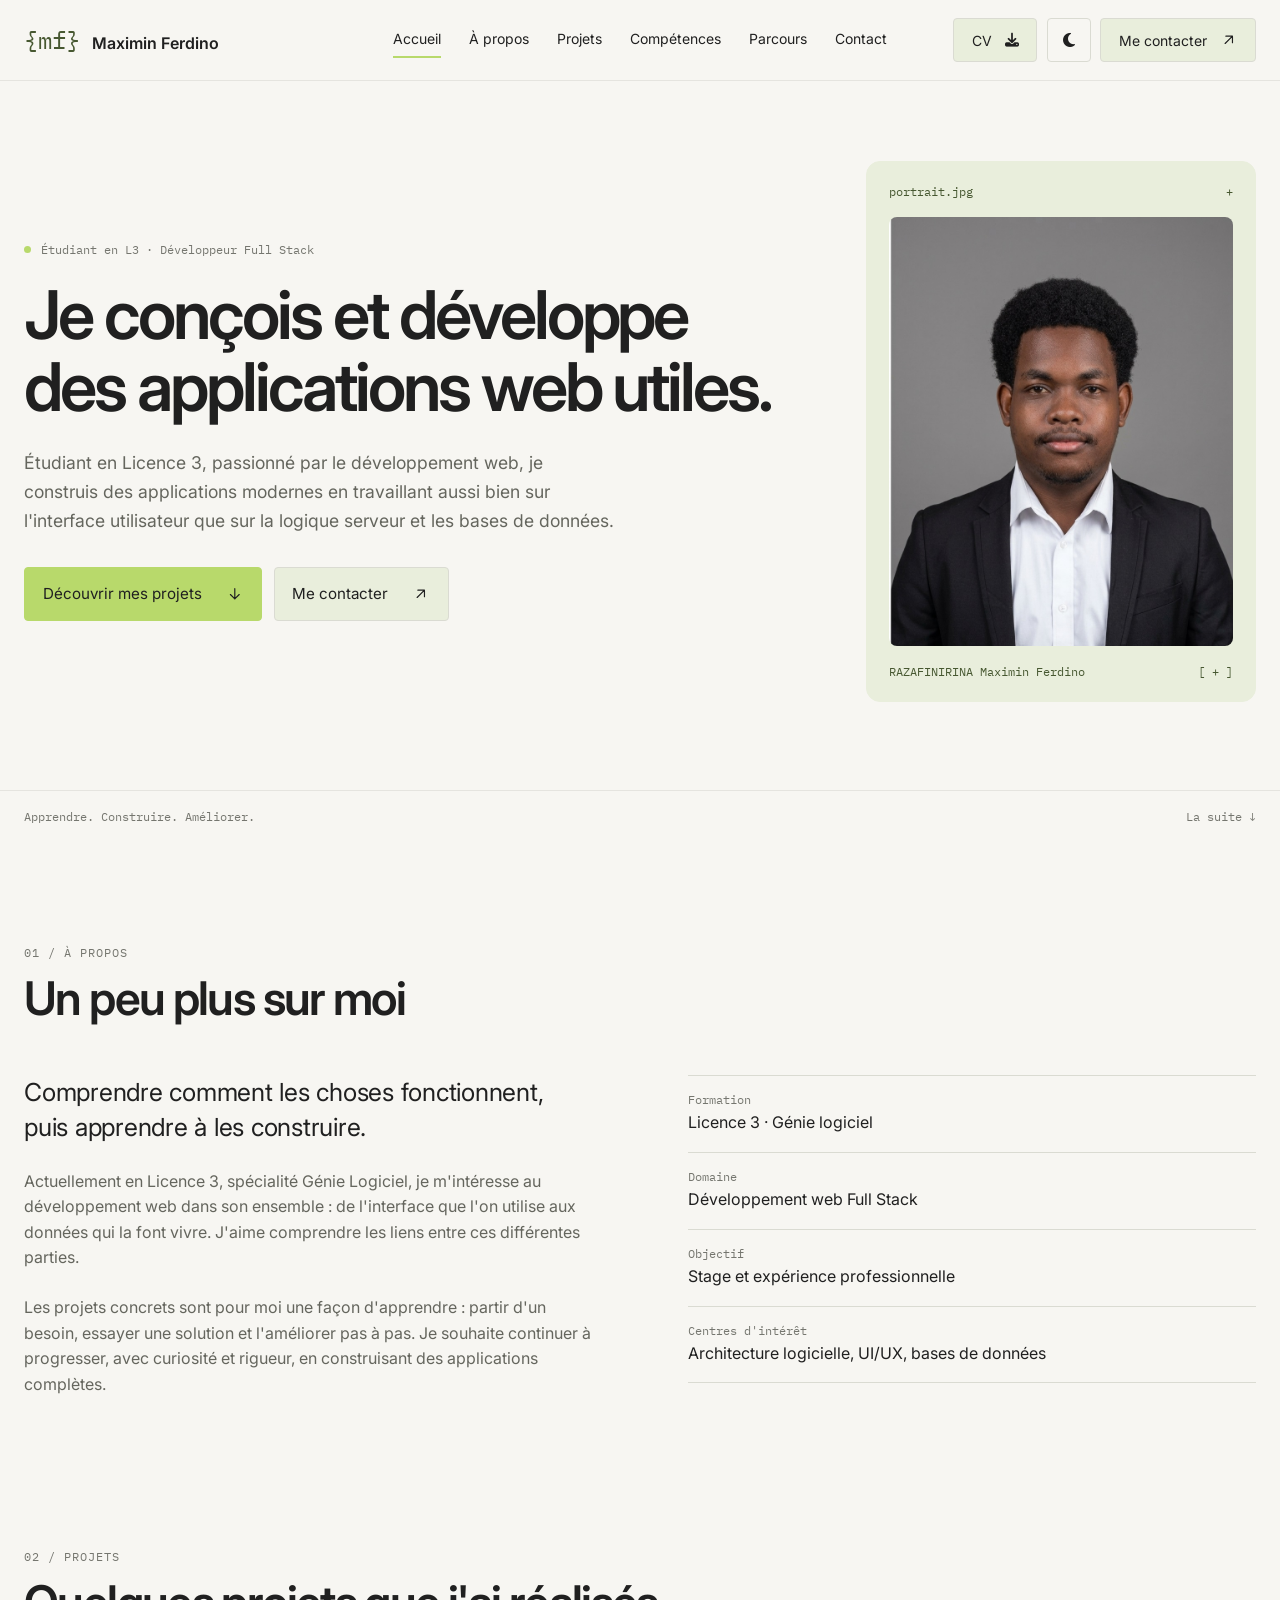
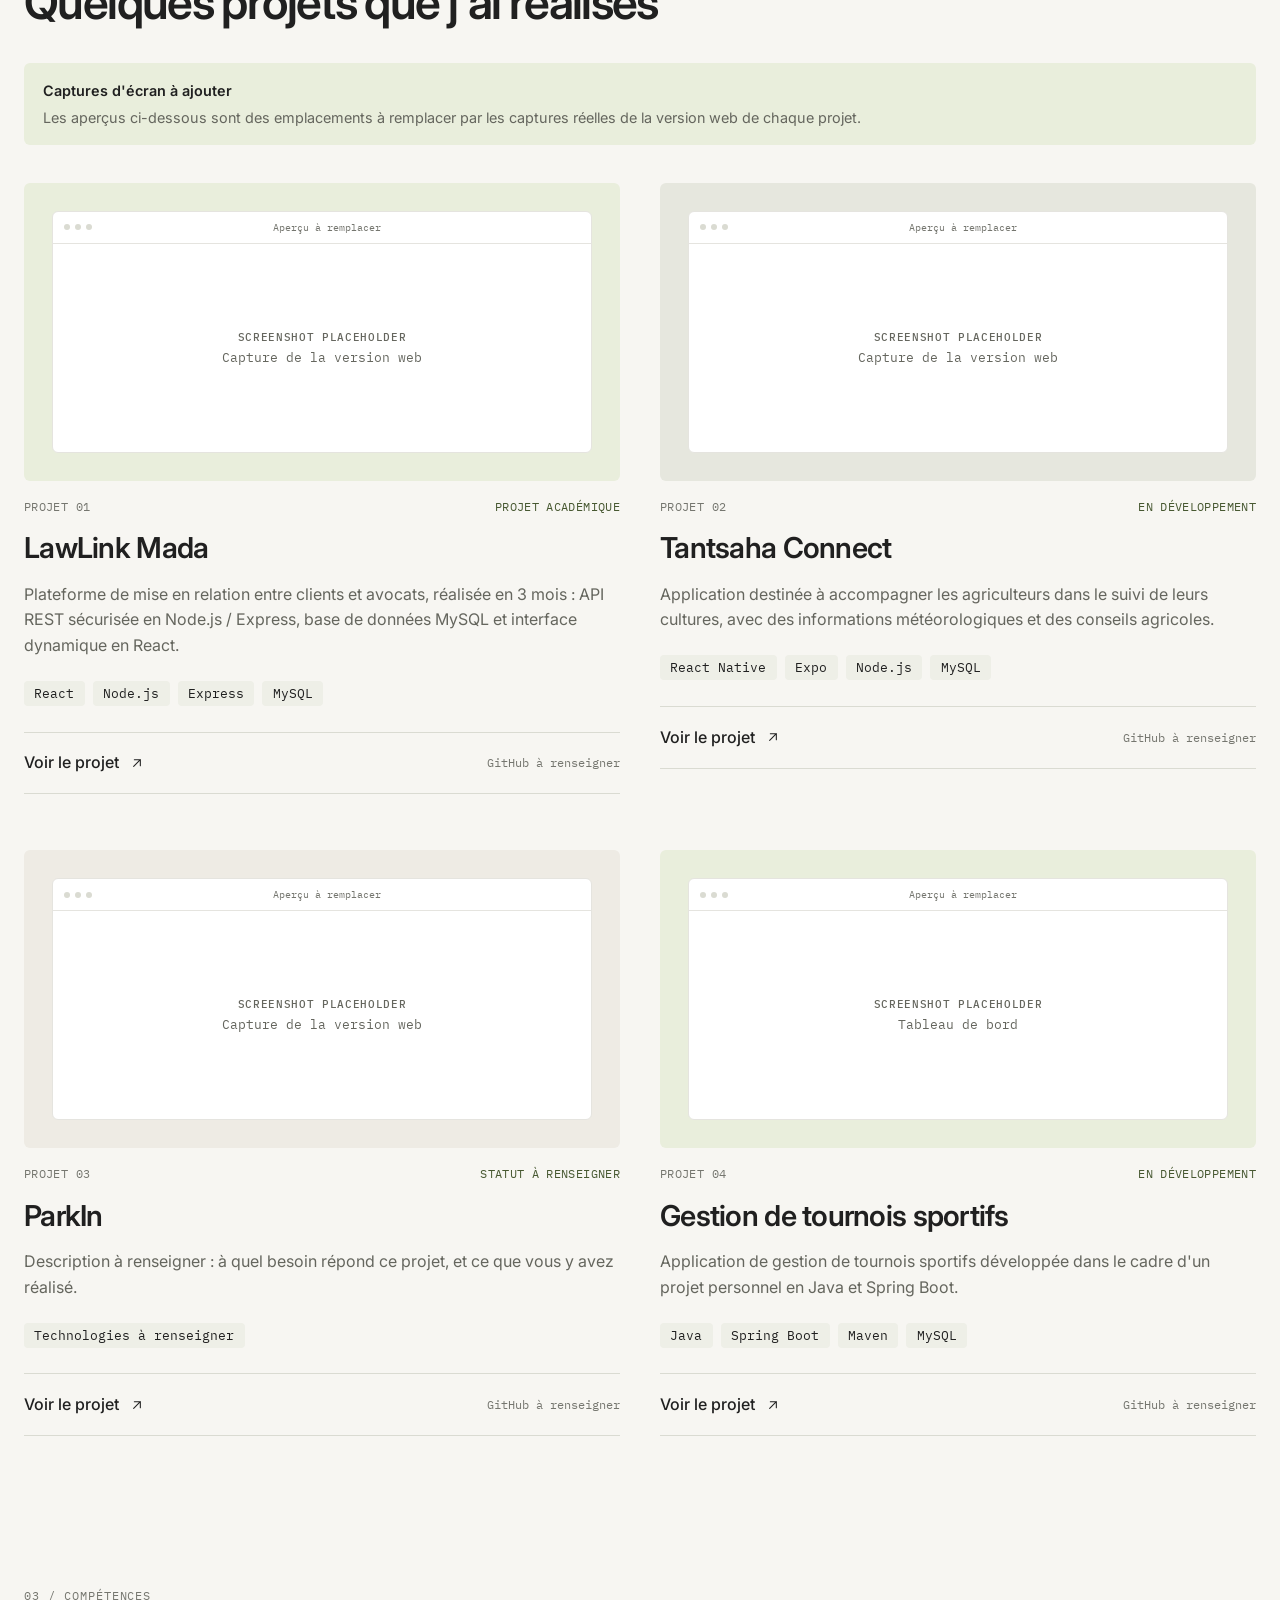
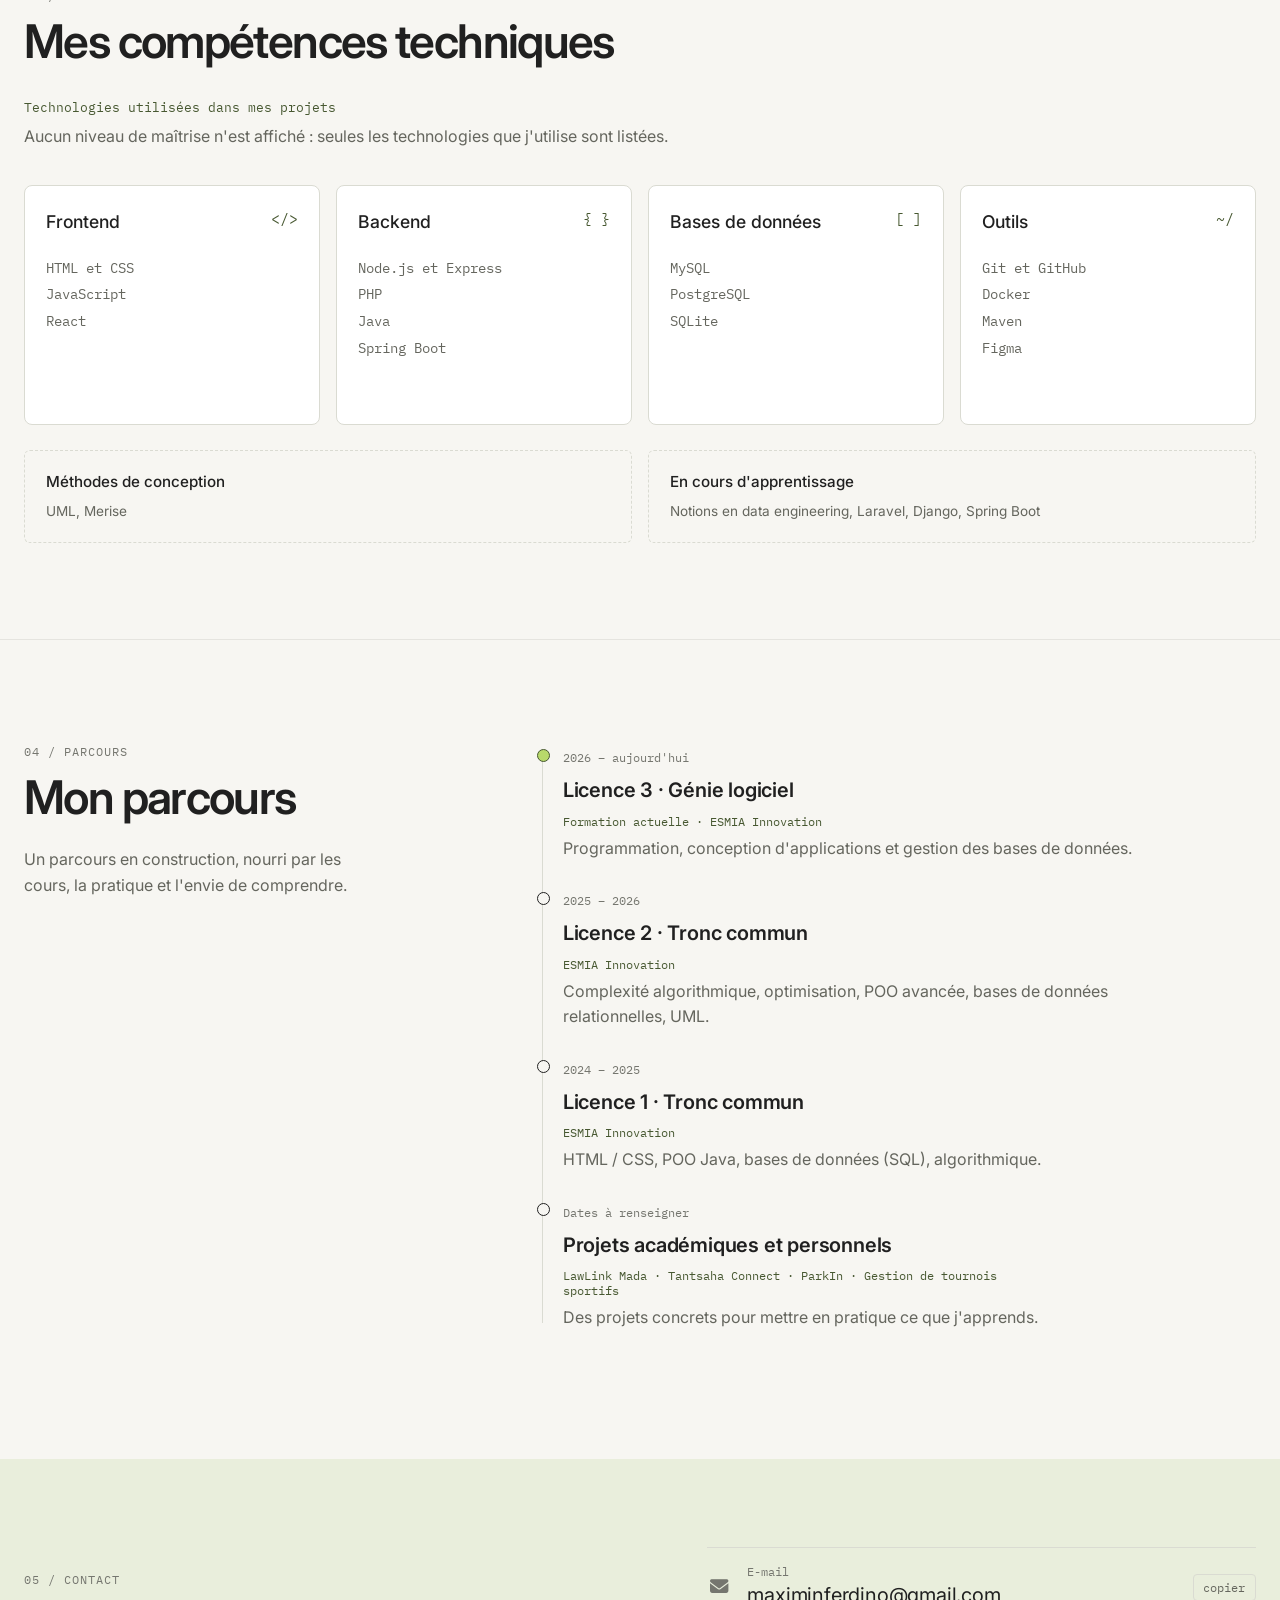
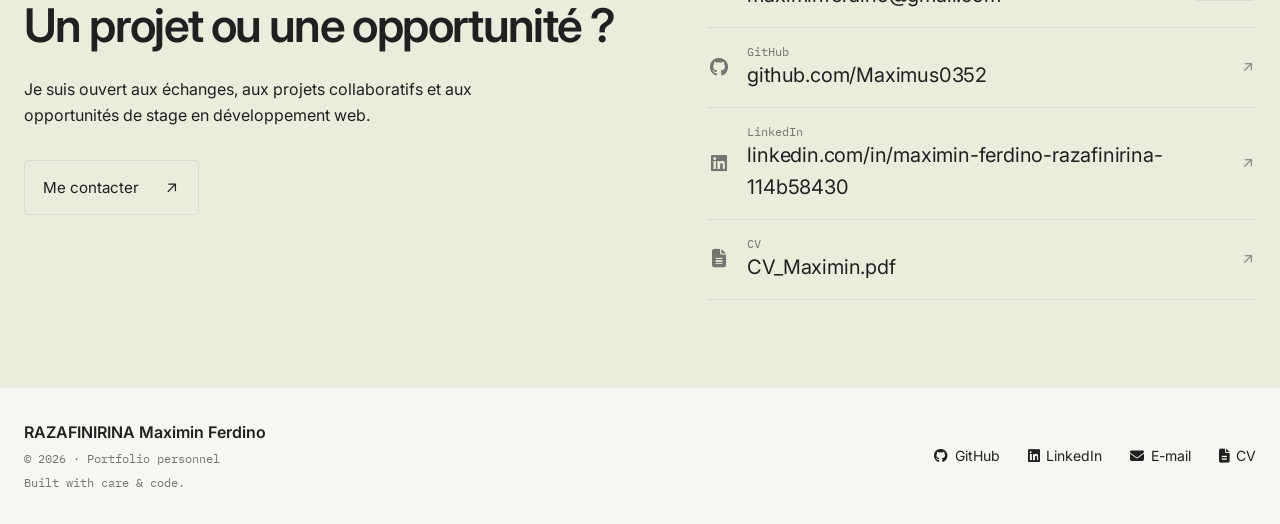
<file: index.html>
<!doctype html>
<html lang="fr">
<head>
  <meta charset="utf-8">
  <meta name="viewport" content="width=device-width, initial-scale=1">
  <title>Maximin Ferdino · Développeur Full Stack junior</title>

  <script>
    (function () {
      var theme = null;
      try { theme = localStorage.getItem("theme"); } catch (e) {}
      if (theme !== "light" && theme !== "dark") {
        theme = window.matchMedia("(prefers-color-scheme: light)").matches ? "light" : "dark";
      }
      document.documentElement.setAttribute("data-theme", theme);
    })();
  </script>

  <link rel="preconnect" href="https://fonts.googleapis.com">
  <link rel="preconnect" href="https://fonts.gstatic.com" crossorigin>
  <link href="https://fonts.googleapis.com/css2?family=Inter:wght@400;500;600&family=IBM+Plex+Mono:wght@400;500&display=swap" rel="stylesheet">
  <link rel="stylesheet" href="https://cdnjs.cloudflare.com/ajax/libs/font-awesome/6.7.2/css/all.min.css" crossorigin="anonymous" referrerpolicy="no-referrer">
  <link rel="stylesheet" href="css/style.css">
</head>
<body>

  <!-- Flèches réutilisées dans la page (ne pas modifier) -->
  <svg width="0" height="0" style="position:absolute" aria-hidden="true">
    <symbol id="i-haut-droite" viewBox="0 0 24 24"><path d="M7 17L17 7M8 7h9v9"/></symbol>
    <symbol id="i-bas" viewBox="0 0 24 24"><path d="M12 5v14M6 13l6 6 6-6"/></symbol>
  </svg>

  <!-- ============ NAVIGATION ============ -->
  <header class="nav">
    <div class="conteneur">
      <a class="logo" href="#accueil"><span>{mf}</span>Maximin Ferdino</a>

      <nav class="menu" id="menu" aria-label="Navigation principale">
        <a href="#accueil">Accueil</a>
        <a href="#a-propos">À propos</a>
        <a href="#projets">Projets</a>
        <a href="#competences">Compétences</a>
        <a href="#parcours">Parcours</a>
        <a href="#contact">Contact</a>
        <!-- Version mobile du bouton CV -->
        <a class="bouton bouton-cv" href="docs/CV_Maximin.pdf" target="_blank">Télécharger mon CV <i class="fa-solid fa-download" aria-hidden="true"></i></a>
      </nav>

      <div class="nav-actions">
        <a class="bouton bouton-cv" href="docs/CV_Maximin.pdf" target="_blank" title="Télécharger mon CV" aria-label="Télécharger mon CV">CV <i class="fa-solid fa-download" aria-hidden="true"></i></a>

        <button class="bouton-icone" id="theme" type="button" aria-label="Changer de thème" title="Changer de thème">
          <i class="fa-solid fa-sun icone-soleil" aria-hidden="true"></i>
          <i class="fa-solid fa-moon icone-lune" aria-hidden="true"></i>
        </button>

        <a class="bouton bouton-contact" href="#contact">Me contacter <svg class="fleche" aria-hidden="true"><use href="#i-haut-droite"/></svg></a>

        <button class="bouton-icone burger" id="burger" type="button" aria-label="Ouvrir le menu" aria-expanded="false">
          <i class="fa-solid fa-bars" aria-hidden="true"></i>
        </button>
      </div>
    </div>
  </header>

  <main>

    <!-- ============ ACCUEIL ============ -->
    <section class="conteneur hero" id="accueil">
      <div>
        <p class="sur-titre">Étudiant en L3 · Développeur Full Stack</p>
        <h1>Je conçois et développe des applications web utiles.</h1>
        <p class="hero-texte">Étudiant en Licence 3, passionné par le développement web, je construis des applications modernes en travaillant aussi bien sur l'interface utilisateur que sur la logique serveur et les bases de données.</p>
        <div class="hero-boutons">
          <a class="bouton bouton-principal" href="#projets">Découvrir mes projets <svg class="fleche" aria-hidden="true"><use href="#i-bas"/></svg></a>
          <a class="bouton" href="#contact">Me contacter <svg class="fleche" aria-hidden="true"><use href="#i-haut-droite"/></svg></a>
        </div>
      </div>

      <div class="photo-carte">
        <div class="photo-ligne"><span>portrait.jpg</span><span>+</span></div>
        <div class="photo-cadre">
          <img src="images/Photo.jpeg" alt="Portrait de Maximin Ferdino">
        </div>
        <div class="photo-ligne"><span>RAZAFINIRINA Maximin Ferdino</span><span>[ + ]</span></div>
      </div>
    </section>

    <div class="bande">
      <div class="conteneur">
        <span>Apprendre. Construire. Améliorer.</span>
        <a href="#a-propos">La suite ↓</a>
      </div>
    </div>

    <!-- ============ À PROPOS ============ -->
    <section class="conteneur section" id="a-propos">
      <p class="etiquette-section">01 / À propos</p>
      <h2 class="section-titre">Un peu plus sur moi</h2>

      <div class="apropos">
        <div>
          <p class="apropos-lead">Comprendre comment les choses fonctionnent, puis apprendre à les construire.</p>
          <p class="apropos-texte">Actuellement en Licence 3, spécialité Génie Logiciel, je m'intéresse au développement web dans son ensemble : de l'interface que l'on utilise aux données qui la font vivre. J'aime comprendre les liens entre ces différentes parties.</p>
          <p class="apropos-texte">Les projets concrets sont pour moi une façon d'apprendre : partir d'un besoin, essayer une solution et l'améliorer pas à pas. Je souhaite continuer à progresser, avec curiosité et rigueur, en construisant des applications complètes.</p>
        </div>

        <dl class="infos">
          <div><dt>Formation</dt><dd>Licence 3 · Génie logiciel</dd></div>
          <div><dt>Domaine</dt><dd>Développement web Full Stack</dd></div>
          <div><dt>Objectif</dt><dd>Stage et expérience professionnelle</dd></div>
          <div><dt>Centres d'intérêt</dt><dd>Architecture logicielle, UI/UX, bases de données</dd></div>
        </dl>
      </div>
    </section>

    <!-- ============ PROJETS ============ -->
    <section class="conteneur section" id="projets">
      <p class="etiquette-section">02 / Projets</p>
      <h2 class="section-titre">Quelques projets que j'ai réalisés</h2>

      <p class="note">
        <strong>Captures d'écran à ajouter</strong>
        Les aperçus ci-dessous sont des emplacements à remplacer par les captures réelles de la version web de chaque projet.
      </p>

      <div class="projets">

        <article class="projet">
          <div class="tuile">
            <div class="fenetre">
              <div class="fenetre-barre"><i></i><i></i><i></i><span>Aperçu à remplacer</span></div>
              <div class="fenetre-corps"><strong>Screenshot placeholder</strong>Capture de la version web</div>
            </div>
          </div>
          <div class="projet-meta"><span>Projet 01</span><span>Projet académique</span></div>
          <h3>LawLink Mada</h3>
          <p class="projet-texte">Plateforme de mise en relation entre clients et avocats, réalisée en 3 mois : API REST sécurisée en Node.js / Express, base de données MySQL et interface dynamique en React.</p>
          <div class="etiquettes">
            <span class="etiquette">React</span><span class="etiquette">Node.js</span><span class="etiquette">Express</span><span class="etiquette">MySQL</span>
          </div>
          <div class="projet-pied">
            <a href="projet.html#lawlink-mada">Voir le projet <svg class="fleche" aria-hidden="true"><use href="#i-haut-droite"/></svg></a>
            <span class="mono">GitHub à renseigner</span>
          </div>
        </article>

        <article class="projet">
          <div class="tuile">
            <div class="fenetre">
              <div class="fenetre-barre"><i></i><i></i><i></i><span>Aperçu à remplacer</span></div>
              <div class="fenetre-corps"><strong>Screenshot placeholder</strong>Capture de la version web</div>
            </div>
          </div>
          <div class="projet-meta"><span>Projet 02</span><span>En développement</span></div>
          <h3>Tantsaha Connect</h3>
          <p class="projet-texte">Application destinée à accompagner les agriculteurs dans le suivi de leurs cultures, avec des informations météorologiques et des conseils agricoles.</p>
          <div class="etiquettes">
            <span class="etiquette">React Native</span><span class="etiquette">Expo</span><span class="etiquette">Node.js</span><span class="etiquette">MySQL</span>
          </div>
          <div class="projet-pied">
            <a href="projet.html#tantsaha-connect">Voir le projet <svg class="fleche" aria-hidden="true"><use href="#i-haut-droite"/></svg></a>
            <span class="mono">GitHub à renseigner</span>
          </div>
        </article>

        <article class="projet">
          <div class="tuile">
            <div class="fenetre">
              <div class="fenetre-barre"><i></i><i></i><i></i><span>Aperçu à remplacer</span></div>
              <div class="fenetre-corps"><strong>Screenshot placeholder</strong>Capture de la version web</div>
            </div>
          </div>
          <div class="projet-meta"><span>Projet 03</span><span>Statut à renseigner</span></div>
          <h3>ParkIn</h3>
          <p class="projet-texte">Description à renseigner : à quel besoin répond ce projet, et ce que vous y avez réalisé.</p>
          <div class="etiquettes">
            <span class="etiquette">Technologies à renseigner</span>
          </div>
          <div class="projet-pied">
            <a href="projet.html#parkin">Voir le projet <svg class="fleche" aria-hidden="true"><use href="#i-haut-droite"/></svg></a>
            <span class="mono">GitHub à renseigner</span>
          </div>
        </article>

        <article class="projet">
          <div class="tuile">
            <div class="fenetre">
              <div class="fenetre-barre"><i></i><i></i><i></i><span>Aperçu à remplacer</span></div>
              <div class="fenetre-corps"><strong>Screenshot placeholder</strong>Tableau de bord</div>
            </div>
          </div>
          <div class="projet-meta"><span>Projet 04</span><span>En développement</span></div>
          <h3>Gestion de tournois sportifs</h3>
          <p class="projet-texte">Application de gestion de tournois sportifs développée dans le cadre d'un projet personnel en Java et Spring Boot.</p>
          <div class="etiquettes">
            <span class="etiquette">Java</span><span class="etiquette">Spring Boot</span><span class="etiquette">Maven</span><span class="etiquette">MySQL</span>
          </div>
          <div class="projet-pied">
            <a href="projet.html#gestion-tournois">Voir le projet <svg class="fleche" aria-hidden="true"><use href="#i-haut-droite"/></svg></a>
            <span class="mono">GitHub à renseigner</span>
          </div>
        </article>

      </div>
    </section>

    <!-- ============ COMPÉTENCES ============ -->
    <section class="conteneur section" id="competences">
      <p class="etiquette-section">03 / Compétences</p>
      <h2 class="section-titre">Mes compétences techniques</h2>

      <p class="intro-competences">Technologies utilisées dans mes projets</p>
      <p class="texte-intro">Aucun niveau de maîtrise n'est affiché : seules les technologies que j'utilise sont listées.</p>

      <div class="pile">
        <div class="pile-groupe">
          <h3>Frontend <span>&lt;/&gt;</span></h3>
          <ul><li>HTML et CSS</li><li>JavaScript</li><li>React</li></ul>
        </div>
        <div class="pile-groupe">
          <h3>Backend <span>{ }</span></h3>
          <ul><li>Node.js et Express</li><li>PHP</li><li>Java</li><li>Spring Boot</li></ul>
        </div>
        <div class="pile-groupe">
          <h3>Bases de données <span>[ ]</span></h3>
          <ul><li>MySQL</li><li>PostgreSQL</li><li>SQLite</li></ul>
        </div>
        <div class="pile-groupe">
          <h3>Outils <span>~/</span></h3>
          <ul><li>Git et GitHub</li><li>Docker</li><li>Maven</li><li>Figma</li></ul>
        </div>
      </div>

      <div class="pile-bas">
        <div class="pile-vide">
          <h3>Méthodes de conception</h3>
          <p>UML, Merise</p>
        </div>
        <div class="pile-vide">
          <h3>En cours d'apprentissage</h3>
          <p>Notions en data engineering, Laravel, Django, Spring Boot</p>
        </div>
      </div>
    </section>

    <!-- ============ PARCOURS ============ -->
    <section class="section parcours-section" id="parcours">
      <div class="conteneur parcours-grille">
        <div>
          <p class="etiquette-section">04 / Parcours</p>
          <h2 class="section-titre">Mon parcours</h2>
          <p class="parcours-intro">Un parcours en construction, nourri par les cours, la pratique et l'envie de comprendre.</p>
        </div>

        <ul class="parcours">
          <li class="en-cours">
            <span class="date">2026 – aujourd'hui</span>
            <h3>Licence 3 · Génie logiciel</h3>
            <p class="detail">Formation actuelle · ESMIA Innovation</p>
            <p>Programmation, conception d'applications et gestion des bases de données.</p>
          </li>
          <li>
            <span class="date">2025 – 2026</span>
            <h3>Licence 2 · Tronc commun</h3>
            <p class="detail">ESMIA Innovation</p>
            <p>Complexité algorithmique, optimisation, POO avancée, bases de données relationnelles, UML.</p>
          </li>
          <li>
            <span class="date">2024 – 2025</span>
            <h3>Licence 1 · Tronc commun</h3>
            <p class="detail">ESMIA Innovation</p>
            <p>HTML / CSS, POO Java, bases de données (SQL), algorithmique.</p>
          </li>
          <li>
            <span class="date">Dates à renseigner</span>
            <h3>Projets académiques et personnels</h3>
            <p class="detail">LawLink Mada · Tantsaha Connect · ParkIn · Gestion de tournois sportifs</p>
            <p>Des projets concrets pour mettre en pratique ce que j'apprends.</p>
          </li>
        </ul>
      </div>
    </section>

    <!-- ============ CONTACT ============ -->
    <section class="contact" id="contact">
      <div class="conteneur contact-grille">
        <div>
          <p class="etiquette-section">05 / Contact</p>
          <h2 class="section-titre">Un projet ou une opportunité ?</h2>
          <p>Je suis ouvert aux échanges, aux projets collaboratifs et aux opportunités de stage en développement web.</p>
          <a class="bouton" href="mailto:maximinferdino@gmail.com">Me contacter <svg class="fleche" aria-hidden="true"><use href="#i-haut-droite"/></svg></a>
        </div>

        <ul class="liens">
          <li>
            <i class="fa-solid fa-envelope icone-lien" aria-hidden="true"></i>
            <div class="corps">
              <span class="etiquette-lien">E-mail</span>
              <a id="email" href="mailto:maximinferdino@gmail.com">maximinferdino@gmail.com</a>
            </div>
            <button id="copier-email" type="button">copier</button>
          </li>
          <li>
            <i class="fa-brands fa-github icone-lien" aria-hidden="true"></i>
            <div class="corps">
              <span class="etiquette-lien">GitHub</span>
              <a href="https://github.com/Maximus0352" target="_blank" rel="noopener">github.com/Maximus0352</a>
            </div>
            <svg class="fleche" aria-hidden="true"><use href="#i-haut-droite"/></svg>
          </li>
          <li>
            <i class="fa-brands fa-linkedin icone-lien" aria-hidden="true"></i>
            <div class="corps">
              <span class="etiquette-lien">LinkedIn</span>
              <a href="https://www.linkedin.com/in/maximin-ferdino-razafinirina-114b58430" target="_blank" rel="noopener">linkedin.com/in/maximin-ferdino-razafinirina-114b58430</a>
            </div>
            <svg class="fleche" aria-hidden="true"><use href="#i-haut-droite"/></svg>
          </li>
          <li>
            <i class="fa-solid fa-file-lines icone-lien" aria-hidden="true"></i>
            <div class="corps">
              <span class="etiquette-lien">CV</span>
              <a href="docs/CV_Maximin.pdf" target="_blank">CV_Maximin.pdf</a>
            </div>
            <svg class="fleche" aria-hidden="true"><use href="#i-haut-droite"/></svg>
          </li>
        </ul>
      </div>
    </section>

  </main>

  <!-- ============ PIED DE PAGE ============ -->
  <footer class="pied">
    <div class="conteneur">
      <div>
        <strong>RAZAFINIRINA Maximin Ferdino</strong>
        <span class="mono">© <span id="annee"></span> · Portfolio personnel</span>
        <span class="mono">Built with care &amp; code.</span>
      </div>
      <nav aria-label="Liens professionnels">
        <a href="https://github.com/Maximus0352" target="_blank" rel="noopener"><i class="fa-brands fa-github" aria-hidden="true"></i>GitHub</a>
        <a href="https://www.linkedin.com/in/maximin-ferdino-razafinirina-114b58430" target="_blank" rel="noopener"><i class="fa-brands fa-linkedin" aria-hidden="true"></i>LinkedIn</a>
        <a href="mailto:maximinferdino@gmail.com"><i class="fa-solid fa-envelope" aria-hidden="true"></i>E-mail</a>
        <a href="docs/CV_Maximin.pdf" target="_blank"><i class="fa-solid fa-file-lines" aria-hidden="true"></i>CV</a>
      </nav>
    </div>
  </footer>

  <script src="js/script.js"></script>
</body>
</html>
</file>
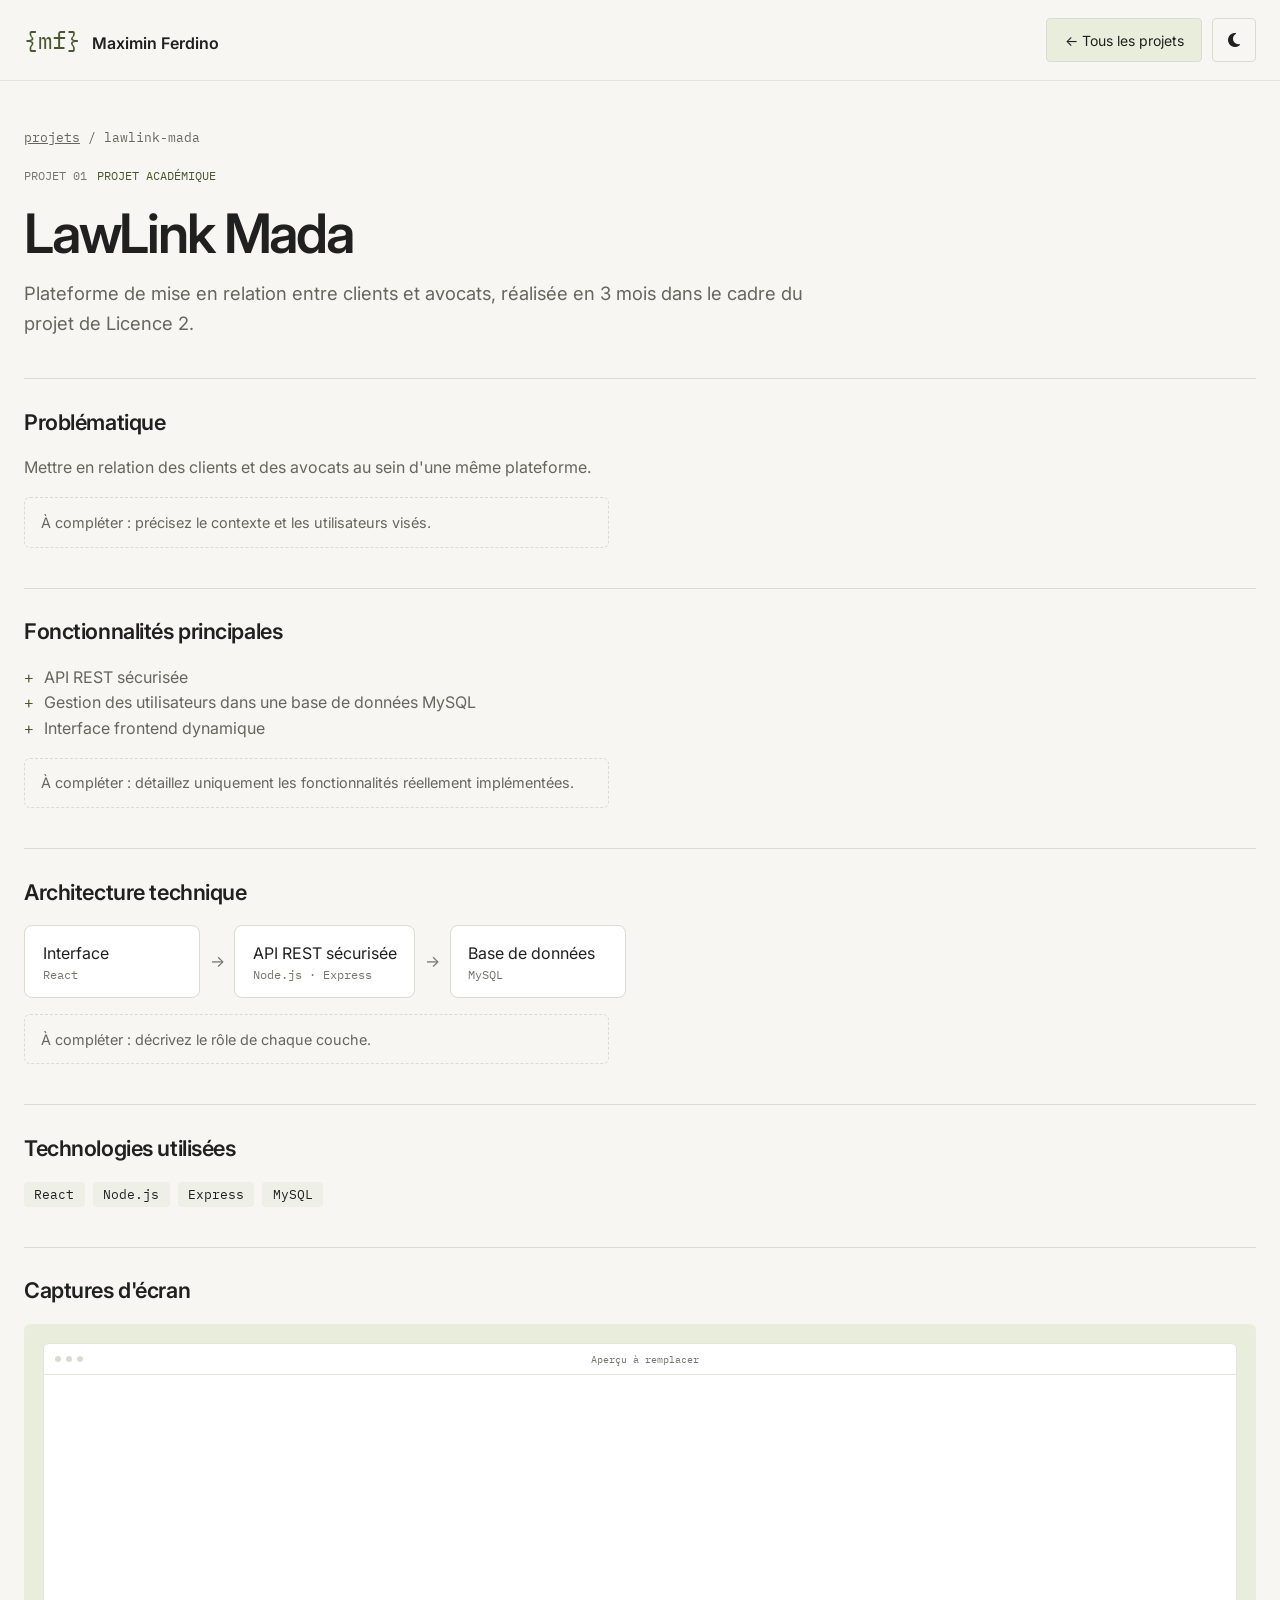
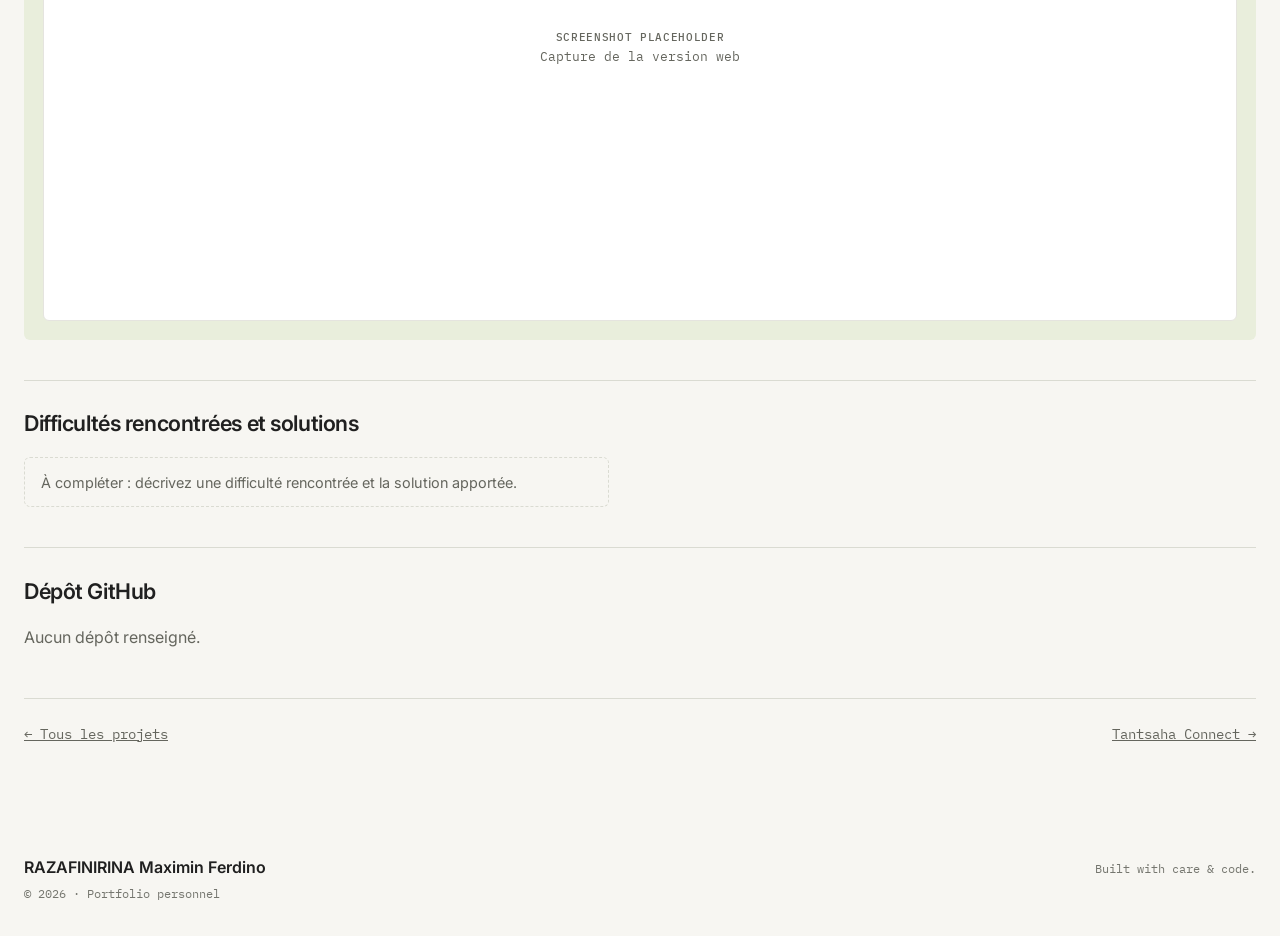
<file: projet.html>
<!doctype html>
<html lang="fr">

<head>
  <meta charset="utf-8">
  <meta name="viewport" content="width=device-width, initial-scale=1">
  <title>Détail du projet · Maximin Ferdino</title>

  <!-- Applique le thème enregistré avant l'affichage de la page (évite un clignotement) -->
  <script>
    (function () {
      var theme = null;
      try { theme = localStorage.getItem("theme"); } catch (e) { }
      if (theme !== "light" && theme !== "dark") {
        theme = window.matchMedia("(prefers-color-scheme: light)").matches ? "light" : "dark";
      }
      document.documentElement.setAttribute("data-theme", theme);
    })();
  </script>

  <link rel="preconnect" href="https://fonts.googleapis.com">
  <link rel="preconnect" href="https://fonts.gstatic.com" crossorigin>
  <link
    href="https://fonts.googleapis.com/css2?family=Inter:wght@400;500;600&family=IBM+Plex+Mono:wght@400;500&display=swap"
    rel="stylesheet">
  <link rel="stylesheet" href="https://cdnjs.cloudflare.com/ajax/libs/font-awesome/6.7.2/css/all.min.css"
    crossorigin="anonymous" referrerpolicy="no-referrer">
  <link rel="stylesheet" href="css/style.css">
</head>

<body>

  <header class="nav">
    <div class="conteneur">
      <a class="logo" href="index.html"><span>{mf}</span>Maximin Ferdino</a>
      <span></span>

      <div class="nav-actions">
        <a class="bouton" href="index.html#projets">← Tous les projets</a>

        <!-- Bouton mode sombre / mode clair -->
        <button class="bouton-icone" id="theme" type="button" aria-label="Changer de thème" title="Changer de thème">
          <i class="fa-solid fa-sun icone-soleil" aria-hidden="true"></i>
          <i class="fa-solid fa-moon icone-lune" aria-hidden="true"></i>
        </button>
      </div>
    </div>
  </header>

  <main class="conteneur">

    <!-- ============ FICHE 1 : LawLink Mada ============ -->
    <article class="fiche" id="lawlink-mada">
      <p class="fil"><a href="index.html#projets">projets</a> / lawlink-mada</p>
      <p><span class="numero">PROJET 01</span><span class="statut">Projet académique</span></p>
      <h1>LawLink Mada</h1>
      <p class="intro">Plateforme de mise en relation entre clients et avocats, réalisée en 3 mois dans le cadre du
        projet de Licence 2.</p>

      <h2>Problématique</h2>
      <p>Mettre en relation des clients et des avocats au sein d'une même plateforme.</p>
      <p class="a-completer">À compléter : précisez le contexte et les utilisateurs visés.</p>

      <h2>Fonctionnalités principales</h2>
      <ul>
        <li>API REST sécurisée</li>
        <li>Gestion des utilisateurs dans une base de données MySQL</li>
        <li>Interface frontend dynamique</li>
      </ul>
      <p class="a-completer">À compléter : détaillez uniquement les fonctionnalités réellement implémentées.</p>

      <h2>Architecture technique</h2>
      <div class="schema">
        <div>Interface<span>React</span></div>
        →
        <div>API REST sécurisée<span>Node.js · Express</span></div>
        →
        <div>Base de données<span>MySQL</span></div>
      </div>
      <p class="a-completer">À compléter : décrivez le rôle de chaque couche.</p>

      <h2>Technologies utilisées</h2>
      <div class="etiquettes">
        <span class="etiquette">React</span><span class="etiquette">Node.js</span><span
          class="etiquette">Express</span><span class="etiquette">MySQL</span>
      </div>

      <h2>Captures d'écran</h2>
      <div class="captures-grille">
        <div class="tuile">
          <div class="fenetre">
            <div class="fenetre-barre"><i></i><i></i><i></i><span>Aperçu à remplacer</span></div>
            <div class="fenetre-corps"><strong>Screenshot placeholder</strong>Capture de la version web</div>
          </div>
        </div>
      </div>

      <h2>Difficultés rencontrées et solutions</h2>
      <p class="a-completer">À compléter : décrivez une difficulté rencontrée et la solution apportée.</p>

      <h2>Dépôt GitHub</h2>
      <p>Aucun dépôt renseigné. <!-- Ajoutez : <a href="https://github.com/...">lien</a> --></p>

      <div class="navigation-projets">
        <a href="index.html#projets">← Tous les projets</a>
        <a href="#tantsaha-connect">Tantsaha Connect →</a>
      </div>
    </article>

    <!-- ============ FICHE 2 : Tantsaha Connect ============ -->
    <article class="fiche" id="tantsaha-connect">
      <p class="fil"><a href="index.html#projets">projets</a> / tantsaha-connect</p>
      <p><span class="numero">PROJET 02</span><span class="statut">En développement</span></p>
      <h1>Tantsaha Connect</h1>
      <p class="intro">Application destinée à accompagner les agriculteurs dans le suivi de leurs cultures, avec des
        informations météorologiques et des conseils agricoles.</p>

      <h2>Problématique</h2>
      <p>Les agriculteurs ont besoin de suivre leurs cultures et d'accéder aux informations météorologiques et aux
        conseils agricoles au même endroit.</p>
      <p class="a-completer">À compléter : précisez le contexte et les utilisateurs visés.</p>

      <h2>Fonctionnalités principales</h2>
      <ul>
        <li>Suivi des cultures</li>
        <li>Informations météorologiques</li>
        <li>Conseils agricoles</li>
      </ul>
      <p class="a-completer">À compléter : ne listez que les fonctionnalités réellement implémentées.</p>

      <h2>Architecture technique</h2>
      <div class="schema">
        <div>Application<span>React Native · Expo</span></div>
        →
        <div>Serveur<span>Node.js</span></div>
        →
        <div>Base de données<span>MySQL</span></div>
      </div>
      <p class="a-completer">À compléter : décrivez le rôle de chaque couche.</p>

      <h2>Technologies utilisées</h2>
      <div class="etiquettes">
        <span class="etiquette">React Native</span><span class="etiquette">Expo</span><span
          class="etiquette">Node.js</span><span class="etiquette">MySQL</span>
      </div>

      <h2>Captures d'écran</h2>
      <div class="captures-grille">
        <div class="tuile">
          <div class="fenetre">
            <div class="fenetre-barre"><i></i><i></i><i></i><span>Aperçu à remplacer</span></div>
            <div class="fenetre-corps"><strong>Screenshot placeholder</strong>Capture de la version web</div>
          </div>
        </div>
      </div>

      <h2>Difficultés rencontrées et solutions</h2>
      <p class="a-completer">À compléter : décrivez une difficulté rencontrée et la solution apportée.</p>

      <h2>Dépôt GitHub</h2>
      <p>Aucun dépôt renseigné.</p>

      <div class="navigation-projets">
        <a href="#lawlink-mada">← LawLink Mada</a>
        <a href="#parkin">ParkIn →</a>
      </div>
    </article>

    <!-- ============ FICHE 3 : ParkIn ============ -->
    <article class="fiche" id="parkin">
      <p class="fil"><a href="index.html#projets">projets</a> / parkin</p>
      <p><span class="numero">PROJET 03</span><span class="statut">Statut à renseigner</span></p>
      <h1>ParkIn</h1>
      <p class="intro a-completer">À compléter : en une ou deux phrases, ce que fait ParkIn.</p>

      <h2>Problématique</h2>
      <p class="a-completer">À compléter : le besoin auquel répond le projet.</p>

      <h2>Fonctionnalités principales</h2>
      <p class="a-completer">À compléter : ne listez que les fonctionnalités réellement implémentées.</p>

      <h2>Architecture technique</h2>
      <p class="a-completer">À compléter : décrivez les couches du projet (interface, serveur, base de données…).</p>

      <h2>Technologies utilisées</h2>
      <div class="etiquettes">
        <span class="etiquette">Technologies à renseigner</span>
      </div>

      <h2>Captures d'écran</h2>
      <div class="captures-grille">
        <div class="tuile">
          <div class="fenetre">
            <div class="fenetre-barre"><i></i><i></i><i></i><span>Aperçu à remplacer</span></div>
            <div class="fenetre-corps"><strong>Screenshot placeholder</strong>Capture de la version web</div>
          </div>
        </div>
      </div>

      <h2>Difficultés rencontrées et solutions</h2>
      <p class="a-completer">À compléter : décrivez une difficulté rencontrée et la solution apportée.</p>

      <h2>Dépôt GitHub</h2>
      <p>Aucun dépôt renseigné.</p>

      <div class="navigation-projets">
        <a href="#tantsaha-connect">← Tantsaha Connect</a>
        <a href="#gestion-tournois">Gestion de tournois sportifs →</a>
      </div>
    </article>

    <!-- ============ FICHE 4 : Gestion de tournois sportifs ============ -->
    <article class="fiche" id="gestion-tournois">
      <p class="fil"><a href="index.html#projets">projets</a> / gestion-tournois</p>
      <p><span class="numero">PROJET 04</span><span class="statut">En développement</span></p>
      <h1>Gestion de tournois sportifs</h1>
      <p class="intro">Application de gestion de tournois sportifs développée dans le cadre d'un projet personnel en
        Java et Spring Boot.</p>

      <h2>Problématique</h2>
      <p>Organiser les équipes, les tournois et les matchs au sein d'une même application.</p>
      <p class="a-completer">À compléter : précisez le contexte et les utilisateurs visés.</p>

      <h2>Fonctionnalités principales</h2>
      <ul>
        <li>Tableau de bord</li>
        <li>Gestion des équipes</li>
        <li>Gestion des tournois</li>
        <li>Gestion des matchs</li>
      </ul>
      <p class="a-completer">À compléter : ne listez que les fonctionnalités réellement implémentées.</p>

      <h2>Architecture technique</h2>
      <div class="schema">
        <div>Application Spring Boot<span>Java · Maven</span></div>
        →
        <div>Base de données<span>MySQL</span></div>
      </div>
      <p class="a-completer">À compléter : décrivez le rôle de chaque couche.</p>

      <h2>Technologies utilisées</h2>
      <div class="etiquettes">
        <span class="etiquette">Java</span><span class="etiquette">Spring Boot</span><span
          class="etiquette">Maven</span><span class="etiquette">MySQL</span>
      </div>

      <h2>Captures d'écran</h2>
      <div class="captures-grille">
        <div class="tuile">
          <div class="fenetre">
            <div class="fenetre-barre"><i></i><i></i><i></i><span>Aperçu à remplacer</span></div>
            <div class="fenetre-corps"><strong>Screenshot placeholder</strong>Tableau de bord</div>
          </div>
        </div>
        <div class="tuile">
          <div class="fenetre">
            <div class="fenetre-barre"><i></i><i></i><i></i><span>Aperçu à remplacer</span></div>
            <div class="fenetre-corps"><strong>Screenshot placeholder</strong>Équipes</div>
          </div>
        </div>
        <div class="tuile">
          <div class="fenetre">
            <div class="fenetre-barre"><i></i><i></i><i></i><span>Aperçu à remplacer</span></div>
            <div class="fenetre-corps"><strong>Screenshot placeholder</strong>Tournois</div>
          </div>
        </div>
        <div class="tuile">
          <div class="fenetre">
            <div class="fenetre-barre"><i></i><i></i><i></i><span>Aperçu à remplacer</span></div>
            <div class="fenetre-corps"><strong>Screenshot placeholder</strong>Matchs</div>
          </div>
        </div>
      </div>

      <h2>Difficultés rencontrées et solutions</h2>
      <p class="a-completer">À compléter : décrivez une difficulté rencontrée et la solution apportée.</p>

      <h2>Dépôt GitHub</h2>
      <p>Aucun dépôt renseigné.</p>

      <div class="navigation-projets">
        <a href="#parkin">← ParkIn</a>
        <a href="index.html#projets">Tous les projets →</a>
      </div>
    </article>

  </main>

  <footer class="pied">
    <div class="conteneur">
      <div>
        <strong>RAZAFINIRINA Maximin Ferdino</strong>
        <span class="mono">© <span id="annee"></span> · Portfolio personnel</span>
      </div>
      <span class="mono">Built with care &amp; code.</span>
    </div>
  </footer>

  <script src="js/script.js"></script>
</body>

</html>
</file>
<file: css/style.css>
/* ---------- Couleurs : mode sombre ---------- */
:root {
  --fond: #0f1115;
  --panneau: #171a20;
  --carte: #1a1d24;
  --fenetre: #12151a;
  --bordure: #2a2f3a;
  --bordure-douce: #20242c;
  --texte: #f5f7fa;
  --texte-2: #aeb4bd;
  --texte-3: #8a8f98;
  --accent: #b8d96b;
  --accent-texte: #b8d96b;
  --sur-accent: #0f1115;
  --etiquette: #1a1d24;
  --tuile-1: #1a1d24;
  --tuile-2: #1a1d24;
  --tuile-3: #1a1d24;

  --police: "Inter", system-ui, sans-serif;
  --police-code: "IBM Plex Mono", ui-monospace, Consolas, monospace;
  color-scheme: dark;
}

/* ---------- Couleurs : mode clair ---------- */

:root[data-theme="light"] {
  --fond: #f7f6f2;
  --panneau: #e9eedc;
  --carte: #ffffff;
  --fenetre: #ffffff;
  --bordure: #dadbd2;
  --bordure-douce: #e5e4df;
  --texte: #202020;
  --texte-2: #65665e;
  --texte-3: #75766f;
  --accent: #b8d96b;
  --accent-texte: #475831;
  --sur-accent: #202020;
  --etiquette: #eeefe7;
  --tuile-1: #e9eedc;
  --tuile-2: #e6e7de;
  --tuile-3: #eeebe4;
  color-scheme: light;
}

/* ---------- Base ---------- */

* {
  box-sizing: border-box;
}

html {
  scroll-behavior: smooth;
}

body {
  margin: 0;
  background: var(--fond);
  color: var(--texte);
  font: 400 1rem/1.6 var(--police);
  -webkit-font-smoothing: antialiased;
}

h1,
h2,
h3,
p,
ul,
dl,
dd,
figure {
  margin: 0;
}

ul {
  padding: 0;
  list-style: none;
}

a {
  color: inherit;
}

img {
  max-width: 100%;
}

:focus-visible {
  outline: 2px solid var(--accent);
  outline-offset: 3px;
}

.conteneur {
  width: min(1248px, 100% - 3rem);
  margin-inline: auto;
}

.mono {
  font-family: var(--police-code);
}

/* Petites flèches (icônes SVG définies en haut de chaque page) */
.fleche {
  width: 1em;
  height: 1em;
  flex: none;
  fill: none;
  stroke: currentColor;
  stroke-width: 1.6;
  stroke-linecap: round;
  stroke-linejoin: round;
}

/* ---------- Boutons ---------- */

.bouton {
  display: inline-flex;
  align-items: center;
  justify-content: space-between;
  gap: 1.5rem;
  min-height: 3rem;
  padding: 0 1.1rem;
  font: 400 .95rem var(--police);
  color: var(--texte);
  text-decoration: none;
  background: var(--panneau);
  border: 1px solid var(--bordure);
  border-radius: 4px;
  cursor: pointer;
  transition: border-color .15s, background .15s;
}

.bouton:hover {
  border-color: var(--texte-3);
}

.bouton-principal {
  background: var(--accent);
  border-color: var(--accent);
  color: var(--sur-accent);
}

.bouton-principal:hover {
  border-color: var(--accent);
  filter: brightness(1.06);
}

.bouton .fleche {
  font-size: 1.1rem;
}

/* Bouton rond-carré avec une icône (changement de thème) */
.bouton-icone {
  display: inline-grid;
  place-items: center;
  width: 2.75rem;
  height: 2.75rem;
  padding: 0;
  font-size: 1rem;
  color: var(--texte);
  background: transparent;
  border: 1px solid var(--bordure);
  border-radius: 4px;
  cursor: pointer;
}

.bouton-icone:hover {
  border-color: var(--texte-3);
}

/* Le soleil s'affiche en mode sombre, la lune en mode clair */
:root[data-theme="light"] .icone-soleil,
:root:not([data-theme="light"]) .icone-lune {
  display: none;
}

/* ---------- Étiquettes de section et petits textes ---------- */

.etiquette-section {
  font: 400 .75rem var(--police-code);
  letter-spacing: .08em;
  text-transform: uppercase;
  color: var(--texte-3);
}

.section-titre {
  margin-top: .8rem;
  font-size: clamp(2rem, 4vw, 2.9rem);
  font-weight: 600;
  line-height: 1.1;
  letter-spacing: -.035em;
}

/* ---------- Barre de navigation ---------- */

.nav {
  position: sticky;
  top: 0;
  z-index: 10;
  background: var(--fond);
  border-bottom: 1px solid var(--bordure-douce);
}

.nav .conteneur {
  display: grid;
  grid-template-columns: 1fr auto 1fr;
  align-items: center;
  gap: 1.5rem;
  min-height: 5rem;
}

.logo {
  display: inline-flex;
  align-items: baseline;
  gap: .75rem;
  font-weight: 600;
  text-decoration: none;
  white-space: nowrap;
}

.logo span {
  font: 400 1.5rem var(--police-code);
  color: var(--accent-texte);
}

.menu {
  display: flex;
  align-items: center;
  gap: 1.75rem;
}

.menu a {
  padding: .35rem 0;
  font-size: .875rem;
  color: var(--texte);
  text-decoration: none;
  border-bottom: 2px solid transparent;
}

.menu a:hover {
  color: var(--accent-texte);
}

/* Lien de la section affichée à l'écran (ajouté par script.js) */
.menu a[aria-current] {
  border-bottom-color: var(--accent);
}

.nav-actions {
  display: flex;
  align-items: center;
  justify-self: end;
  gap: .6rem;
}

.nav-actions .bouton {
  min-height: 2.75rem;
  font-size: .875rem;
  gap: .8rem;
}

.burger {
  display: none;
}

/* ---------- Haut de page (hero) ---------- */

.hero {
  display: grid;
  grid-template-columns: minmax(0, 1fr) 390px;
  gap: 5rem;
  align-items: center;
  padding-block: 5rem 5.5rem;
}

.sur-titre {
  display: flex;
  align-items: center;
  gap: .6rem;
  font: 400 .75rem var(--police-code);
  color: var(--texte-3);
}

.sur-titre::before {
  content: "";
  width: 7px;
  height: 7px;
  border-radius: 50%;
  background: var(--accent);
}

.hero h1 {
  margin-top: 1.4rem;
  font-size: clamp(2.6rem, 5.6vw, 4.2rem);
  font-weight: 600;
  line-height: 1.06;
  letter-spacing: -.045em;
  text-wrap: balance;
}

.hero h1 em {
  font-style: normal;
  color: var(--accent-texte);
}

.hero-texte {
  margin-top: 1.6rem;
  max-width: 54ch;
  font-size: 1.1rem;
  line-height: 1.65;
  color: var(--texte-2);
}

.hero-boutons {
  display: flex;
  flex-wrap: wrap;
  gap: .75rem;
  margin-top: 2rem;
}

.hero-boutons .bouton {
  min-height: 3.4rem;
}

.hero-stack {
  margin-top: 1.75rem;
  font: 400 .8rem var(--police-code);
  color: var(--texte-3);
}

/* Carte de la photo */
.photo-carte {
  padding: 1.4rem;
  background: var(--carte);
  border: 1px solid var(--bordure);
  border-radius: 14px;
}

:root[data-theme="light"] .photo-carte {
  background: var(--panneau);
  border-color: var(--panneau);
}

.photo-ligne {
  display: flex;
  justify-content: space-between;
  gap: 1rem;
  font: 400 .72rem var(--police-code);
  color: var(--accent-texte);
}

.photo-ligne + .photo-cadre {
  margin-top: 1.1rem;
}

.photo-cadre {
  margin-bottom: 1.1rem;
  overflow: hidden;
  background: var(--fenetre);
  border-radius: 8px;
}

.photo-cadre img {
  display: block;
  width: 100%;
  aspect-ratio: 4 / 5;
  object-fit: cover;
}

/* Bande sous le hero */
.bande {
  padding: 1.1rem 0;
  border-top: 1px solid var(--bordure-douce);
}

.bande .conteneur {
  display: flex;
  justify-content: space-between;
  gap: 1rem;
  font: 400 .75rem var(--police-code);
  color: var(--texte-3);
}

.bande a {
  text-decoration: none;
}

.bande a:hover {
  color: var(--texte);
}

/* ---------- Sections ---------- */

.section {
  padding-block: 6.5rem 3rem;
  scroll-margin-top: 4rem;
}

/* ---------- À propos ---------- */

.apropos {
  display: grid;
  grid-template-columns: minmax(0, 1fr) minmax(0, 1fr);
  gap: 6rem;
  align-items: start;
  margin-top: 3.2rem;
}

.apropos-lead {
  font-size: 1.55rem;
  line-height: 1.4;
  letter-spacing: -.01em;
}

.apropos-texte {
  margin-top: 1.5rem;
  max-width: 58ch;
  color: var(--texte-2);
}

.infos {
  border-top: 1px solid var(--bordure);
}

.infos div {
  padding: 1rem 0;
  border-bottom: 1px solid var(--bordure);
}

.infos dt {
  font: 400 .72rem var(--police-code);
  color: var(--texte-3);
}

.infos dd {
  margin-top: .2rem;
}

/* ---------- Projets ---------- */

.note {
  margin-top: 2.2rem;
  padding: 1rem 1.2rem;
  font-size: .9rem;
  color: var(--texte-2);
  background: var(--panneau);
  border-radius: 6px;
}

.note strong {
  display: block;
  margin-bottom: .2rem;
  color: var(--texte);
  font-weight: 600;
}

.projets {
  display: grid;
  grid-template-columns: repeat(2, minmax(0, 1fr));
  gap: 3.5rem 2.5rem;
  margin-top: 2.4rem;
}

/* Zone de l'aperçu : une fenêtre de navigateur à remplacer par une capture */
.tuile {
  display: grid;
  align-items: stretch;
  aspect-ratio: 2 / 1;
  padding: 1.75rem;
  background: var(--tuile-1);
  border-radius: 6px;
}

.projets .projet:nth-child(2) .tuile {
  background: var(--tuile-2);
}

.projets .projet:nth-child(3) .tuile {
  background: var(--tuile-3);
}

.projets .projet:nth-child(4) .tuile {
  background: var(--tuile-1);
}

.fenetre {
  display: flex;
  flex-direction: column;
  overflow: hidden;
  background: var(--fenetre);
  border: 1px solid var(--bordure-douce);
  border-radius: 6px;
}

.fenetre-barre {
  display: flex;
  align-items: center;
  gap: .3rem;
  padding: .55rem .7rem;
  border-bottom: 1px solid var(--bordure-douce);
  font: 400 .62rem var(--police-code);
  color: var(--texte-3);
}

.fenetre-barre i {
  width: 6px;
  height: 6px;
  border-radius: 50%;
  background: var(--bordure);
}

.fenetre-barre span {
  flex: 1;
  margin-right: 1.4rem;
  text-align: center;
}

.fenetre-corps {
  flex: 1;
  display: flex;
  flex-direction: column;
  align-items: center;
  justify-content: center;
  gap: .3rem;
  padding: 1rem;
  text-align: center;
  font: 400 .8rem var(--police-code);
  color: var(--texte-2);
}

.fenetre-corps strong {
  font-size: .7rem;
  font-weight: 500;
  letter-spacing: .06em;
  text-transform: uppercase;
}

/* Quand vous avez une vraie capture : <img> dans la fenêtre */
.fenetre-corps img {
  display: block;
  width: 100%;
  height: 100%;
  object-fit: cover;
  object-position: top;
}

.projet-meta {
  display: flex;
  justify-content: space-between;
  gap: 1rem;
  margin-top: 1.1rem;
  font: 400 .75rem var(--police-code);
  letter-spacing: .03em;
  text-transform: uppercase;
  color: var(--texte-3);
}

.projet-meta span:last-child {
  color: var(--accent-texte);
}

.projet h3 {
  margin-top: 1.1rem;
  font-size: 1.8rem;
  font-weight: 600;
  line-height: 1.2;
  letter-spacing: -.025em;
}

.projet-texte {
  margin-top: 1rem;
  color: var(--texte-2);
}

.etiquettes {
  display: flex;
  flex-wrap: wrap;
  gap: .5rem;
  margin-top: 1.4rem;
}

.etiquette {
  padding: .25rem .65rem;
  font: 400 .8rem var(--police-code);
  color: var(--texte);
  background: var(--etiquette);
  border-radius: 4px;
}

.projet-pied {
  display: flex;
  justify-content: space-between;
  align-items: center;
  gap: 1rem;
  margin-top: 1.6rem;
  padding: 1.1rem 0;
  border-block: 1px solid var(--bordure);
}

.projet-pied a {
  display: inline-flex;
  align-items: center;
  gap: .6rem;
  font-weight: 500;
  text-decoration: none;
}

.projet-pied a:hover {
  color: var(--accent-texte);
}

.projet-pied .mono {
  font-size: .75rem;
  color: var(--texte-3);
}

/* ---------- Compétences ---------- */

.intro-competences {
  margin-top: 2rem;
  font: 400 .8rem var(--police-code);
  color: var(--accent-texte);
}

.texte-intro {
  margin-top: .5rem;
  max-width: 70ch;
  color: var(--texte-2);
}

.pile {
  display: grid;
  grid-template-columns: repeat(4, minmax(0, 1fr));
  gap: 1rem;
  margin-top: 2.2rem;
}

.pile-groupe {
  min-height: 15rem;
  padding: 1.4rem 1.3rem;
  background: var(--carte);
  border: 1px solid var(--bordure);
  border-radius: 8px;
}

.pile-groupe h3 {
  display: flex;
  justify-content: space-between;
  gap: 1rem;
  font-size: 1.1rem;
  font-weight: 500;
}

.pile-groupe h3 span {
  font: 400 .95rem var(--police-code);
  color: var(--accent-texte);
}

.pile-groupe ul {
  display: grid;
  gap: .55rem;
  margin-top: 1.4rem;
  font: 400 .85rem var(--police-code);
  color: var(--texte-2);
}

.pile-bas {
  display: grid;
  grid-template-columns: repeat(2, minmax(0, 1fr));
  gap: 1rem;
  margin-top: 1.6rem;
}

.pile-vide {
  padding: 1.2rem 1.3rem;
  border: 1px dashed var(--bordure);
  border-radius: 6px;
}

.pile-vide h3 {
  font-size: .95rem;
  font-weight: 500;
}

.pile-vide p {
  margin-top: .4rem;
  font-size: .85rem;
  color: var(--texte-2);
}

/* ---------- Parcours ---------- */

.parcours-section {
  margin-top: 3rem;
  border-top: 1px solid var(--bordure-douce);
}

.parcours-grille {
  display: grid;
  grid-template-columns: minmax(0, 1fr) minmax(0, 1.6fr);
  gap: 4rem;
}

.parcours-intro {
  margin-top: 1.5rem;
  max-width: 34ch;
  color: var(--texte-2);
}

.parcours {
  position: relative;
  display: grid;
  gap: 1.6rem;
  padding-left: 1.6rem;
}

.parcours::before {
  content: "";
  position: absolute;
  top: .5rem;
  bottom: .5rem;
  left: 5px;
  width: 1px;
  background: var(--bordure);
}

.parcours li {
  position: relative;
}

.parcours li::before {
  content: "";
  position: absolute;
  top: .3rem;
  left: -1.6rem;
  width: 11px;
  height: 11px;
  background: var(--fond);
  border: 1px solid var(--texte);
  border-radius: 50%;
}

.parcours li.en-cours::before {
  background: var(--accent);
  border-color: var(--accent-texte);
}

.parcours .date {
  font: 400 .72rem var(--police-code);
  color: var(--texte-3);
}

.parcours h3 {
  margin-top: .3rem;
  font-size: 1.25rem;
  font-weight: 600;
  letter-spacing: -.01em;
}

.parcours .detail {
  margin-top: .45rem;
  font: 400 .75rem var(--police-code);
  color: var(--accent-texte);
}

.parcours p {
  margin-top: .45rem;
  max-width: 62ch;
  color: var(--texte-2);
}

/* ---------- Contact ---------- */

.contact {
  margin-top: 5rem;
  padding-block: 5.5rem;
  background: var(--panneau);
}

.contact-grille {
  display: grid;
  grid-template-columns: minmax(0, 1.1fr) minmax(0, 1fr);
  gap: 5rem;
  align-items: start;
}

.contact p {
  margin-top: 1.6rem;
  max-width: 50ch;
}

.contact .bouton {
  margin-top: 2rem;
  min-height: 3.4rem;
}

.contact-note {
  display: block;
  margin-top: 1.6rem;
  font: 400 .72rem var(--police-code);
  color: var(--texte-3);
}

.liens {
  border-top: 1px solid var(--bordure);
}

.liens li {
  display: flex;
  align-items: center;
  gap: 1rem;
  padding: 1rem 0;
  border-bottom: 1px solid var(--bordure);
}

.icone-lien {
  width: 1.5rem;
  flex: none;
  font-size: 1.15rem;
  text-align: center;
  color: var(--texte-3);
}

.liens .corps {
  flex: 1;
  min-width: 0;
}

.liens .etiquette-lien {
  display: block;
  font: 400 .72rem var(--police-code);
  color: var(--texte-3);
}

.liens a {
  display: block;
  font-size: 1.25rem;
  letter-spacing: -.01em;
  text-decoration: none;
  overflow-wrap: anywhere;
}

.liens a:hover {
  color: var(--accent-texte);
}

.liens .fleche {
  color: var(--texte-3);
}

.liens button {
  padding: .3rem .6rem;
  font: 400 .75rem var(--police-code);
  color: var(--texte-2);
  background: transparent;
  border: 1px solid var(--bordure);
  border-radius: 4px;
  cursor: pointer;
}

.liens button:hover {
  border-color: var(--texte-3);
}

/* ---------- Pied de page ---------- */

.pied {
  padding-block: 2rem;
  background: var(--fond);
}

.pied .conteneur {
  display: flex;
  flex-wrap: wrap;
  justify-content: space-between;
  gap: 1.5rem 3rem;
}

.pied strong {
  display: block;
  font-weight: 600;
}

.pied .mono {
  display: block;
  margin-top: .3rem;
  font-size: .72rem;
  color: var(--texte-3);
}

.pied nav {
  display: flex;
  flex-wrap: wrap;
  gap: .5rem 1.75rem;
  font-size: .875rem;
}

.pied nav a {
  display: inline-flex;
  align-items: center;
  gap: .4rem;
  text-decoration: none;
}

.pied nav a:hover {
  color: var(--accent-texte);
}

/* ---------- Page détail d'un projet (projet.html) ---------- */

/* Une seule fiche est visible : celle de l'adresse (#tantsaha-connect...).
   Sans adresse, la première fiche s'affiche. */
.fiche {
  display: none;
  padding-block: 3rem 5rem;
}

.fiche:target {
  display: block;
}

main:not(:has(.fiche:target)) .fiche:first-child {
  display: block;
}

.fiche > * + * {
  margin-top: 1rem;
}

.fiche h1 {
  font-size: clamp(2.2rem, 5vw, 3.4rem);
  font-weight: 600;
  line-height: 1.1;
  letter-spacing: -.04em;
}

.fiche h2 {
  margin-top: 2.5rem;
  padding-top: 1.6rem;
  font-size: 1.35rem;
  font-weight: 600;
  letter-spacing: -.02em;
  border-top: 1px solid var(--bordure);
}

.fiche p,
.fiche li {
  max-width: 65ch;
  color: var(--texte-2);
}

.fiche li::before {
  content: "+ ";
  font-family: var(--police-code);
  color: var(--accent-texte);
}

.fil {
  font: 400 .8rem var(--police-code);
  color: var(--texte-3);
}

.fiche .intro {
  font-size: 1.15rem;
}

.fiche .etiquettes {
  margin-top: 1rem;
}

.statut {
  margin-left: .6rem;
  font: 400 .75rem var(--police-code);
  text-transform: uppercase;
  color: var(--accent-texte);
}

.numero {
  font: 400 .75rem var(--police-code);
  color: var(--texte-3);
}

.a-completer {
  padding: .8rem 1rem;
  font-size: .9rem;
  color: var(--texte-3);
  border: 1px dashed var(--bordure);
  border-radius: 6px;
}

.schema {
  display: flex;
  flex-wrap: wrap;
  align-items: center;
  gap: .6rem;
  color: var(--texte-3);
}

.schema div {
  min-width: 11rem;
  padding: .9rem 1.1rem;
  color: var(--texte);
  background: var(--carte);
  border: 1px solid var(--bordure);
  border-radius: 8px;
}

.schema span {
  display: block;
  font: 400 .78rem var(--police-code);
  color: var(--texte-3);
}

.captures-grille {
  display: grid;
  grid-template-columns: repeat(auto-fit, minmax(260px, 1fr));
  gap: 1rem;
}

.captures-grille .tuile {
  padding: 1.2rem;
}

.navigation-projets {
  display: flex;
  justify-content: space-between;
  gap: 1rem;
  margin-top: 3rem;
  padding-top: 1.6rem;
  border-top: 1px solid var(--bordure);
}

.navigation-projets a {
  font: 400 .85rem var(--police-code);
  color: var(--texte-2);
}

/* ---------- Tablette et mobile ---------- */

@media (max-width: 1080px) {
  .nav .conteneur {
    display: flex;
    justify-content: space-between;
  }

  .burger {
    display: inline-grid;
  }

  .menu {
    display: none;
    position: absolute;
    top: 100%;
    left: 0;
    right: 0;
    flex-direction: column;
    align-items: stretch;
    gap: 0;
    padding: .5rem 1.5rem 1.2rem;
    background: var(--fond);
    border-bottom: 1px solid var(--bordure-douce);
  }

  .menu.ouvert {
    display: flex;
  }

  .menu a {
    padding: .85rem 0;
    border-bottom: 1px solid var(--bordure-douce);
  }

  .menu a[aria-current] {
    color: var(--accent-texte);
  }

  .nav-actions .bouton-cv {
    display: none;
  }

  .menu .bouton-cv {
    display: inline-flex;
    margin-top: 1rem;
    padding: 0 1.1rem;
    border: 1px solid var(--bordure);
  }
}

@media (min-width: 1081px) {
  .menu .bouton-cv {
    display: none;
  }
}

@media (max-width: 900px) {
  .hero,
  .apropos,
  .contact-grille,
  .parcours-grille,
  .projets {
    grid-template-columns: minmax(0, 1fr);
    gap: 2.5rem;
  }

  .hero {
    padding-block: 3rem 4rem;
  }

  .photo-carte {
    max-width: 390px;
  }

  .pile {
    grid-template-columns: repeat(2, minmax(0, 1fr));
  }

  .section {
    padding-top: 4.5rem;
  }
}

@media (max-width: 560px) {
  .pile,
  .pile-bas {
    grid-template-columns: minmax(0, 1fr);
  }

  .nav-actions .bouton-contact {
    display: none;
  }

  .tuile {
    padding: 1rem;
  }

  .bande .conteneur {
    flex-direction: column;
  }

  .contact {
    padding-block: 3.5rem;
  }
}

@media (prefers-reduced-motion: reduce) {
  html {
    scroll-behavior: auto;
  }

  * {
    transition: none !important;
  }
}
</file>
